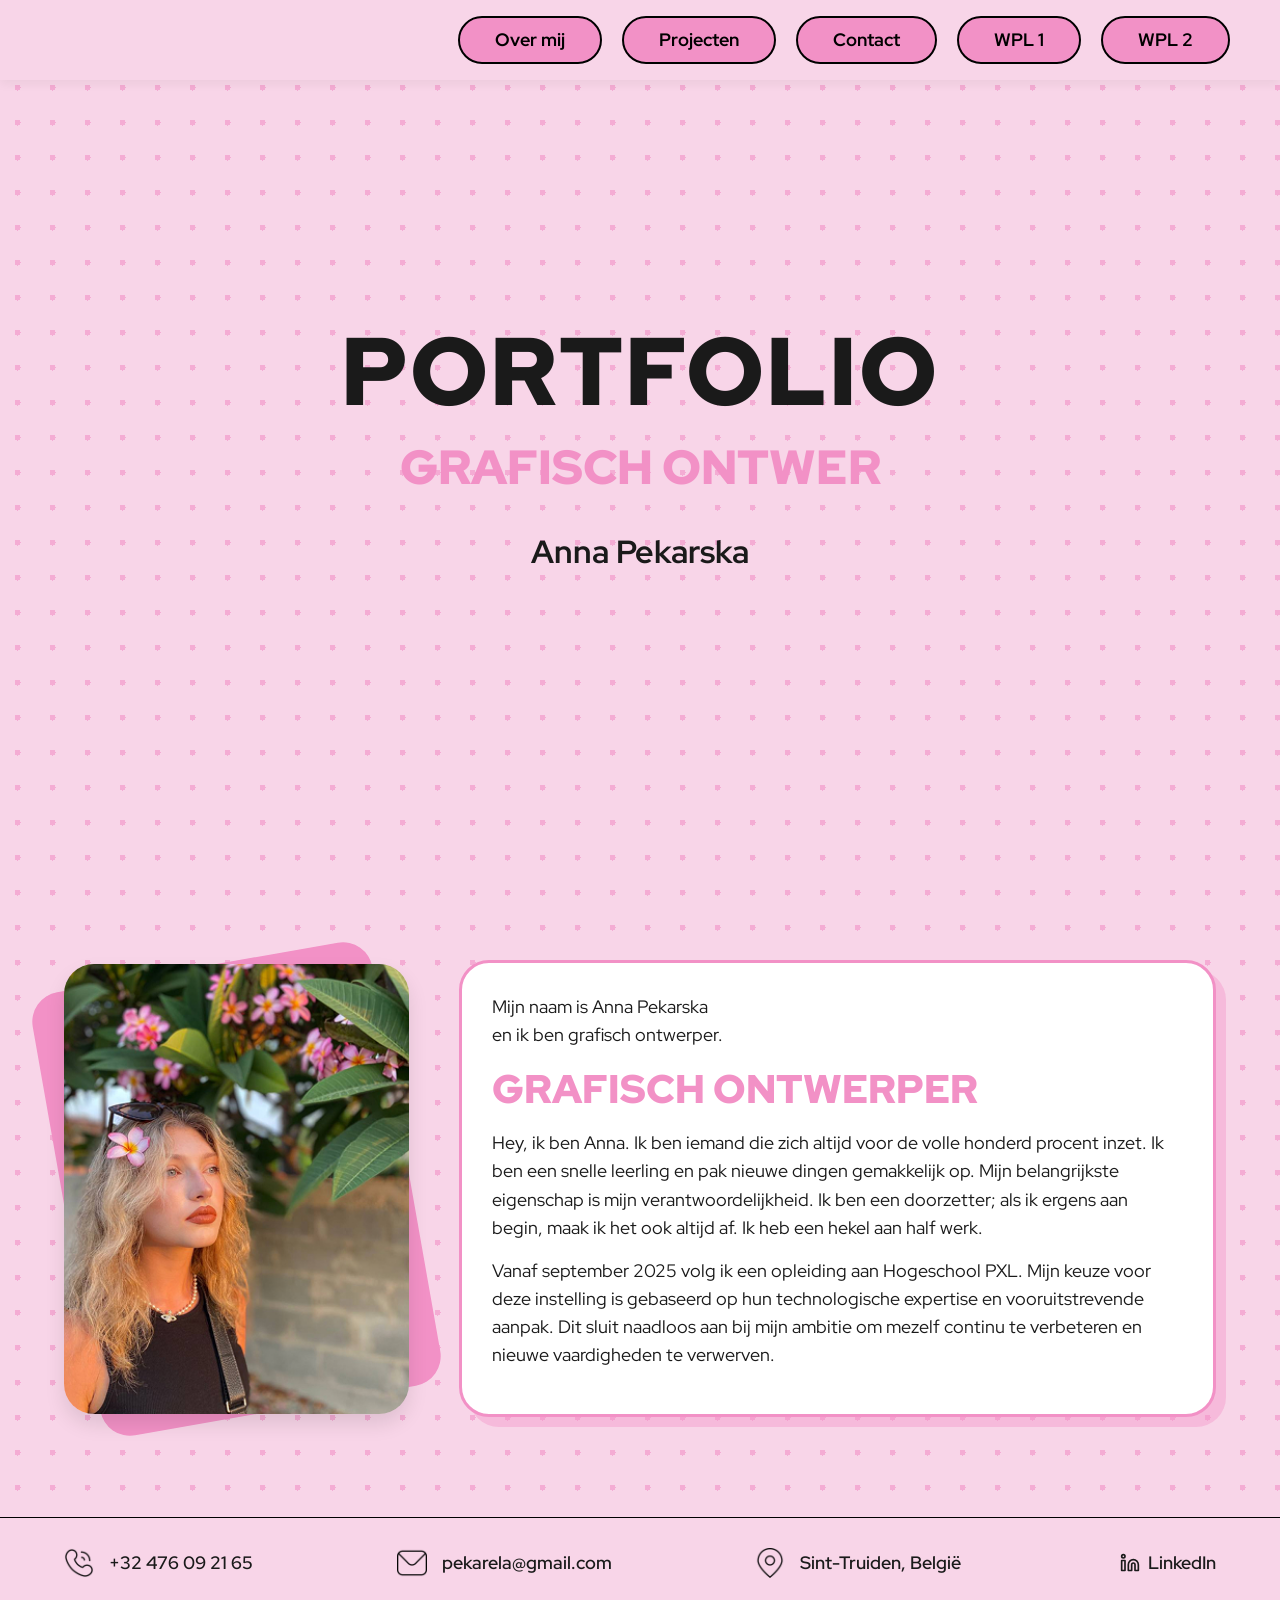
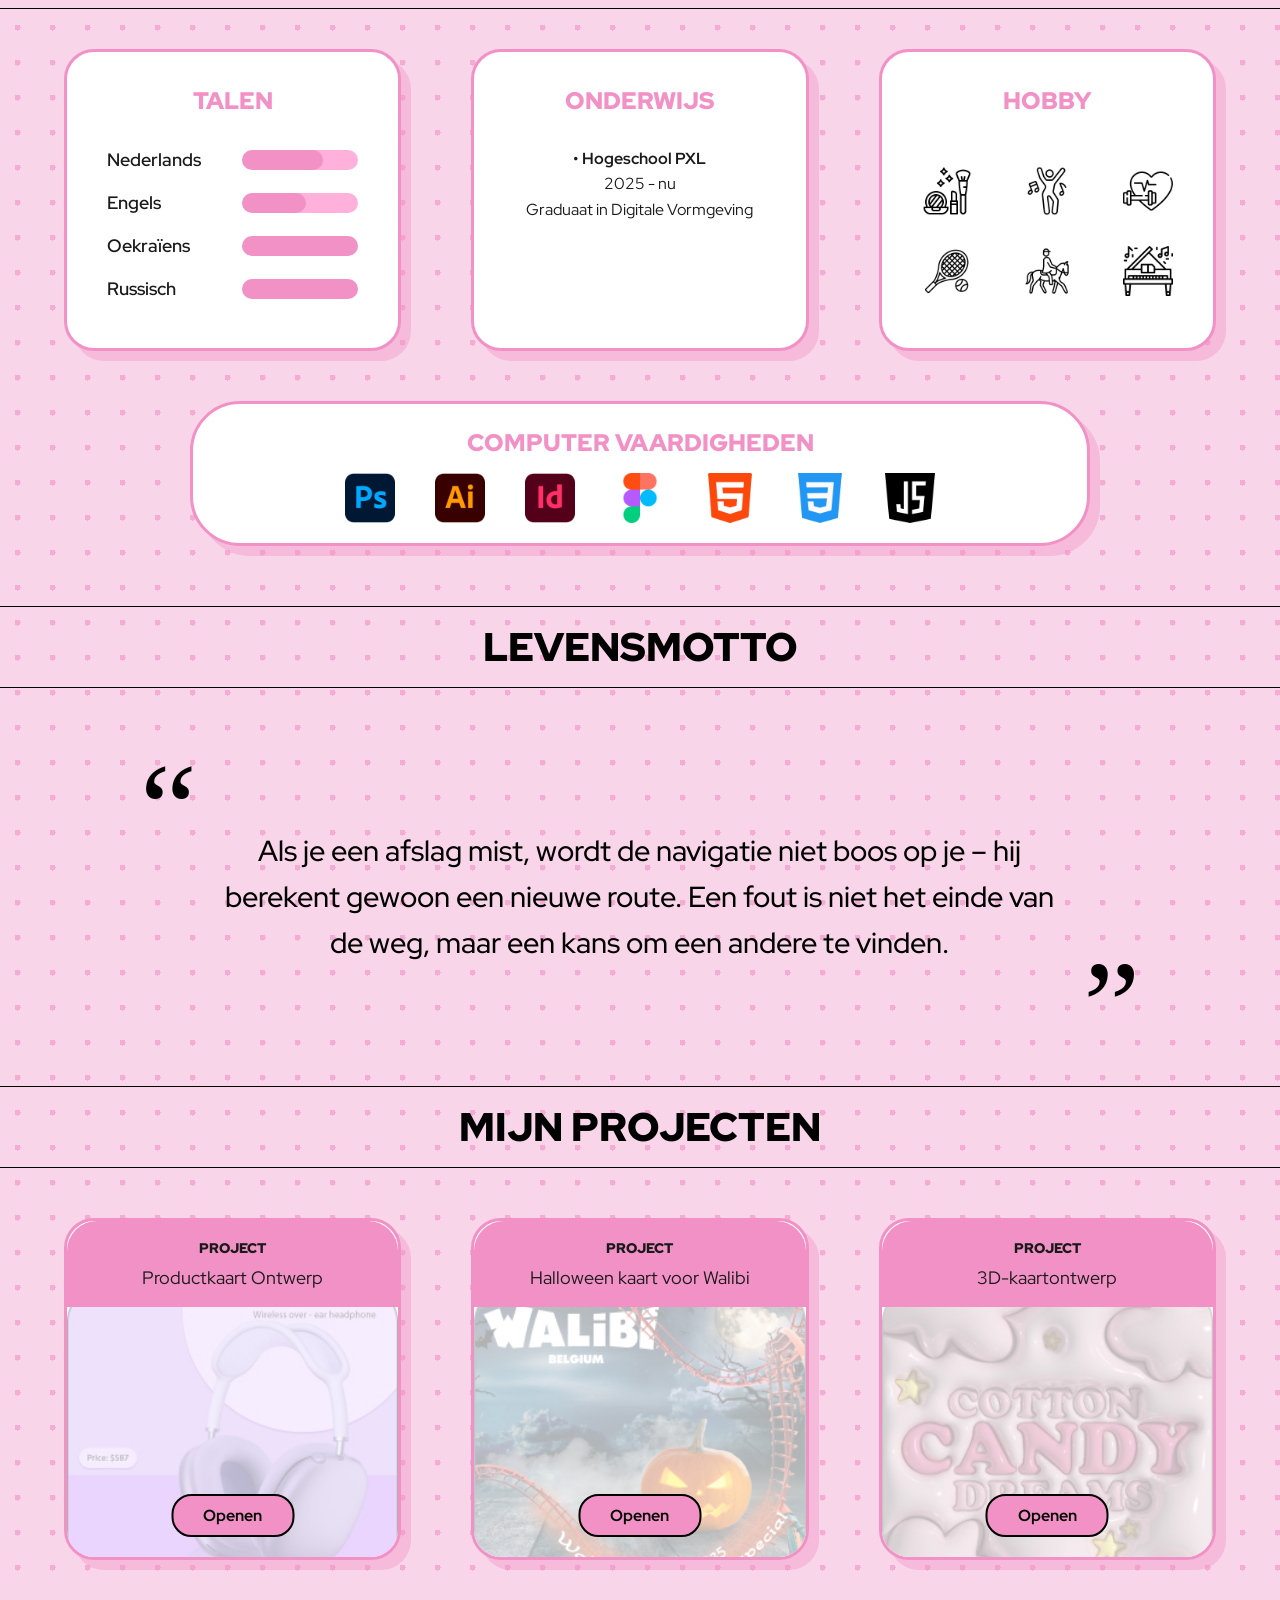
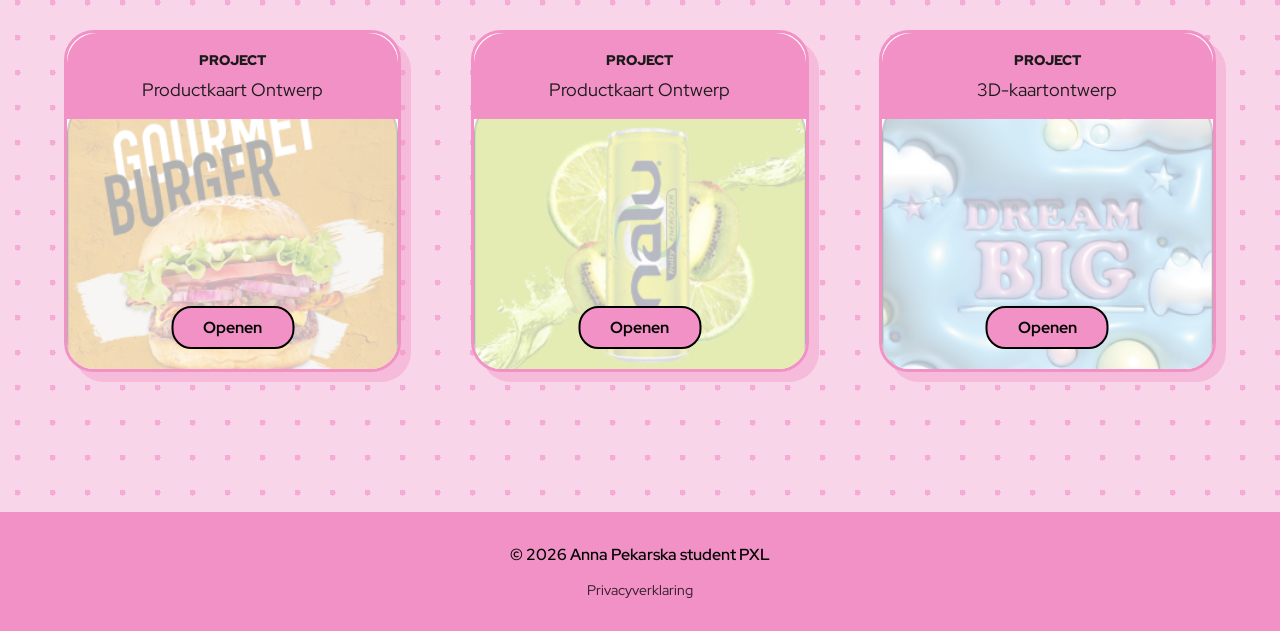
<file: index.html>
<!DOCTYPE html>
<html lang="nl">
<head>
    <meta charset="UTF-8">
    <meta name="viewport" content="width=device-width, initial-scale=1.0">
    <title>Portfolio Anna Pekarska</title>
    <link rel="stylesheet" href="style.css">
    <link href="https://fonts.googleapis.com/css2?family=Red+Hat+Display:wght@400;700;900&display=swap" rel="stylesheet">
</head>
<body>

<header class="hero">
    <nav class="top-menu">
        <a href="#about" class="menu-btn">Over mij</a>
        <a href="#projects" class="menu-btn">Projecten</a>
        <a href="#contact" class="menu-btn">Contact</a>
        <a href="portfolio/index.html" class="menu-btn">WPL 1</a>
        <a href="WPL2.html" class="menu-btn">WPL 2</a>
    </nav>

    <h1 class="main-title">PORTFOLIO</h1>
    <h2 class="job-title">GRAFISCH ONTWERPER</h2>
    <h3 class="my-name">Anna Pekarska</h3>
</header>

<main>
    <section class="about-section" id="about">
        <div class="container">

            <div class="photo-wrapper">
                <img src="images/mijn%20foto.jpg" alt="Foto van Anna Pekarska" class="about-photo">
            </div>

            <article class="about-text">
                <p>Mijn naam is Anna Pekarska <br> en ik ben grafisch ontwerper.</p>

                <h2 class="section-title">GRAFISCH ONTWERPER</h2>

                <p>
                    Hey, ik ben Anna. Ik ben iemand die zich altijd voor de volle honderd procent inzet. Ik ben een snelle leerling en pak nieuwe dingen gemakkelijk op. Mijn belangrijkste eigenschap is mijn verantwoordelijkheid. Ik ben een doorzetter; als ik ergens aan begin, maak ik het ook altijd af. Ik heb een hekel aan half werk.
                </p>

                <p>
                    Vanaf september 2025 volg ik een opleiding aan Hogeschool PXL. Mijn keuze voor deze instelling is gebaseerd op hun technologische expertise en vooruitstrevende aanpak. Dit sluit naadloos aan bij mijn ambitie om mezelf continu te verbeteren en nieuwe vaardigheden te verwerven.
                </p>
            </article>
        </div>
    </section>

    <address class="contact-bar" id="contact">
        <div class="container contact-flex">

            <div class="contact-item">
                <img src="images/GSM.svg" alt="Phone" class="contact-icon">
                <span>+32 476 09 21 65</span>
            </div>

            <div class="contact-item">
                <img src="images/email.svg" alt="Email" class="contact-icon">
                <a href="mailto:pekarela@gmail.com">pekarela@gmail.com</a>
            </div>

            <div class="contact-item">
                <img src="images/locatie.svg" alt="Location" class="contact-icon">
                <span>Sint-Truiden, België</span>
            </div>

            <div class="contact-item">
                <a href="https://www.linkedin.com/in/anna-pekarska-710a36243?utm_source=share_via&amp;utm_content=profile&amp;utm_medium=member_ios" target="_blank" rel="noopener noreferrer" class="linkedin-link">

                    <a href="https://www.linkedin.com/in/anna-pekarska-710a36243/" target="_blank" rel="noopener noreferrer" style="display: flex; align-items: center; gap: 8px; text-decoration: none; color: inherit;">

                        <svg xmlns="http://www.w3.org/2000/svg" width="20" height="20" viewBox="0 0 24 24" style="fill: none; stroke: currentColor; stroke-width: 2; stroke-linecap: round; stroke-linejoin: round;">
                            <path d="M16 8a6 6 0 0 1 6 6v7h-4v-7a2 2 0 0 0-2-2 2 2 0 0 0-2 2v7h-4v-7a6 6 0 0 1 6-6z"></path>
                            <rect x="2" y="9" width="4" height="12"></rect>
                            <circle cx="4" cy="4" r="2"></circle>
                        </svg>

                        <span>LinkedIn</span>

                    </a>
                </a>
            </div>

        </div>
    </address>

    <section class="info-section">
        <div class="container">

            <div class="cards-grid">

                <article class="card">
                    <h3>TALEN</h3>
                    <ul class="lang-list">
                        <li>
                            <span>Nederlands</span>
                            <div class="progress-bg"><div class="progress-fill" style="width: 70%"></div></div>
                        </li>
                        <li>
                            <span>Engels</span>
                            <div class="progress-bg"><div class="progress-fill" style="width: 55%"></div></div>
                        </li>
                        <li>
                            <span>Oekraïens</span>
                            <div class="progress-bg"><div class="progress-fill" style="width: 100%"></div></div>
                        </li>
                        <li>
                            <span>Russisch</span>
                            <div class="progress-bg"><div class="progress-fill" style="width: 100%"></div></div>
                        </li>
                    </ul>
                </article>

                <article class="card">
                    <h3>ONDERWIJS</h3>
                    <div class="edu-content">
                        <p><strong>• Hogeschool PXL</strong></p>
                        <p> 2025 - nu </p>
                        <p>Graduaat in Digitale Vormgeving</p>
                    </div>
                </article>

                <article class="card">
                    <h3>HOBBY</h3>
                    <div class="hobby-icons">
                        <img src="images/make-up.svg" alt="Makeup" class="hobby-icon">
                        <img src="images/dansen.svg" alt="Dans" class="hobby-icon">
                        <img src="images/sporten.svg" alt="Fitness" class="hobby-icon">
                        <img src="images/tennis.svg" alt="Tennis" class="hobby-icon">
                        <img src="images/paardrijden.svg" alt="Paardrijden" class="hobby-icon">
                        <img src="images/piano.svg" alt="Piano" class="hobby-icon">
                    </div>
                </article>
            </div>

            <div class="skills-bar">
                <h3>COMPUTER VAARDIGHEDEN</h3>
                <div class="skills-icons">
                    <img src="images/photoshop.svg" alt="Ps" class="skill-icon">
                    <img src="images/illustrator.svg" alt="Ai" class="skill-icon">
                    <img src="images/indesign.svg" alt="Id" class="skill-icon">
                    <img src="images/figma.svg" alt="Figma" class="skill-icon">
                    <img src="images/html.svg" alt="HTML" class="skill-icon">
                    <img src="images/css.svg" alt="CSS" class="skill-icon">
                    <img src="images/javascript.svg" alt="JS" class="skill-icon">
                </div>
            </div>

        </div>
    </section>

    <section class="motto-section">
        <div class="container">

            <div class="title-wrapper">
                <h2 class="section-title">LEVENSMOTTO</h2>
            </div>

            <div class="container">
                <div class="quote-container">
                    <span class="quote-mark quote-left">“</span>
                    <p class="quote-text">
                        Als je een afslag mist, wordt de navigatie niet boos op je – hij berekent gewoon een nieuwe route. Een fout is niet het einde van de weg, maar een kans om een andere te vinden.
                    </p>
                    <span class="quote-mark quote-right">”</span>
                </div>
            </div>
        </div>
    </section>

    <section class="projects-section" id="projects">
        <div class="container">

            <div class="title-wrapper">
                <h2 class="section-title">MIJN PROJECTEN</h2>
            </div>

            <div class="projects-grid">

                <article class="project-card">
                    <div class="card-header">
                        <span class="project-tag">Project</span>
                        <h3>Productkaart Ontwerp</h3>
                    </div>

                    <div class="card-image">
                        <img src="images/productkaart.jpg" alt="Productkaart">

                        <div class="project-info">
                            <p><strong>Vak:</strong> Mijn eigen project met gebruik van Photoshop</p>
                            <p><strong>Opdracht:</strong> Reclame poster maken</p>
                            <p class="description"> Ik leerde diepte creëren met realistische schaduwen.</p>
                        </div> <a href="files/Airpods%20Max.psd" target="_blank" class="btn-open">Openen</a>
                    </div> </article>

                <article class="project-card">
                    <div class="card-header">
                        <span class="project-tag">Project</span>
                        <h3>Halloween kaart voor Walibi</h3>
                    </div>
                    <div class="card-image">
                        <img src="images/walibi%20.jpg" alt="Halloween">
                        <a href="files/halloween%20voor%20walibi.png" target="_blank" class="btn-open">Openen</a>
                        <div class="project-info">
                            <p><strong>Vak:</strong> Graphic Skills (Photoshop)</p>
                            <p><strong>Opdracht:</strong> Event poster</p>
                            <p class="description">Griezelige sfeer creëren met dark manipulation.</p>
                        </div>
                    </div>
                </article>

                <article class="project-card">
                    <div class="card-header">
                        <span class="project-tag">Project</span>
                        <h3>3D-kaartontwerp</h3>
                    </div>
                    <div class="card-image">
                        <img src="images/3d-kaartontwerp.jpg" alt="Cotton Candy">
                        <a href="files/Candy.ai" target="_blank" class="btn-open">Openen</a>
                        <div class="project-info">
                            <p><strong>Vak:</strong> Mijn eigen project met gebruik van Illustrator</p>
                            <p><strong>Opdracht:</strong> 3D-kaartontwerp maken</p>
                            <p class="description">Leren werken met 3D-effecten in Illustrator.</p>
                        </div>
                    </div>
                </article>

                <article class="project-card">
                    <div class="card-header">
                        <span class="project-tag">Project</span>
                        <h3>Productkaart Ontwerp</h3>
                    </div>
                    <div class="card-image">
                        <img src="images/burger.jpg" alt="Burger">
                        <a href="files/Gourmet%20burger.psd" target="_blank" class="btn-open">Openen</a>
                        <div class="project-info">
                            <p><strong>Vak:</strong> Graphic Skills (Photoshop)</p>
                            <p><strong>Opdracht:</strong> Poster voor burger maken</p>
                            <p class="description"> Focus op typografie en food-styling.</p>
                        </div>
                    </div>
                </article>

                <article class="project-card">
                    <div class="card-header">
                        <span class="project-tag">Project</span>
                        <h3>Productkaart Ontwerp</h3>
                    </div>
                    <div class="card-image">
                        <img src="images/nalu.jpg" alt="Nalu Drink">
                        <a href="files/NALU.psd" target="_blank" class="btn-open">Openen</a>
                        <div class="project-info">
                            <p><strong>Vak:</strong> Graphic Skills (Photoshop)</p>
                            <p><strong>Opdracht:</strong> Productreclame</p>
                            <p class="description">Frisse kleuren en compositie voor energiedrank.</p>
                        </div>
                    </div>
                </article>

                <article class="project-card">
                    <div class="card-header">
                        <span class="project-tag">Project</span>
                        <h3>3D-kaartontwerp</h3>
                    </div>
                    <div class="card-image">
                        <img src="images/dream%20big.jpg" alt="Dream Big">
                        <a href="files/dream%20big.ai" target="_blank" class="btn-open">Openen</a>
                        <div class="project-info">
                            <p><strong>Vak:</strong> Mijn eigen project met gebruik van Illustrator</p>
                            <p><strong>Opdracht:</strong> 3D-kaartontwerp maken</p>
                            <p class="description">Experimenteren met 3D en licht.</p>
                        </div>
                    </div>
                </article>

            </div>
        </div>
    </section>
</main>

<footer>
    <div class="container footer-content">
        <p>&copy; 2026 Anna Pekarska student PXL</p>
        <a href="privacy.txt" target="_blank" class="privacy-link">Privacyverklaring</a>
    </div>
</footer>

<script src="script.js"></script>
</body>
</html>
</file>
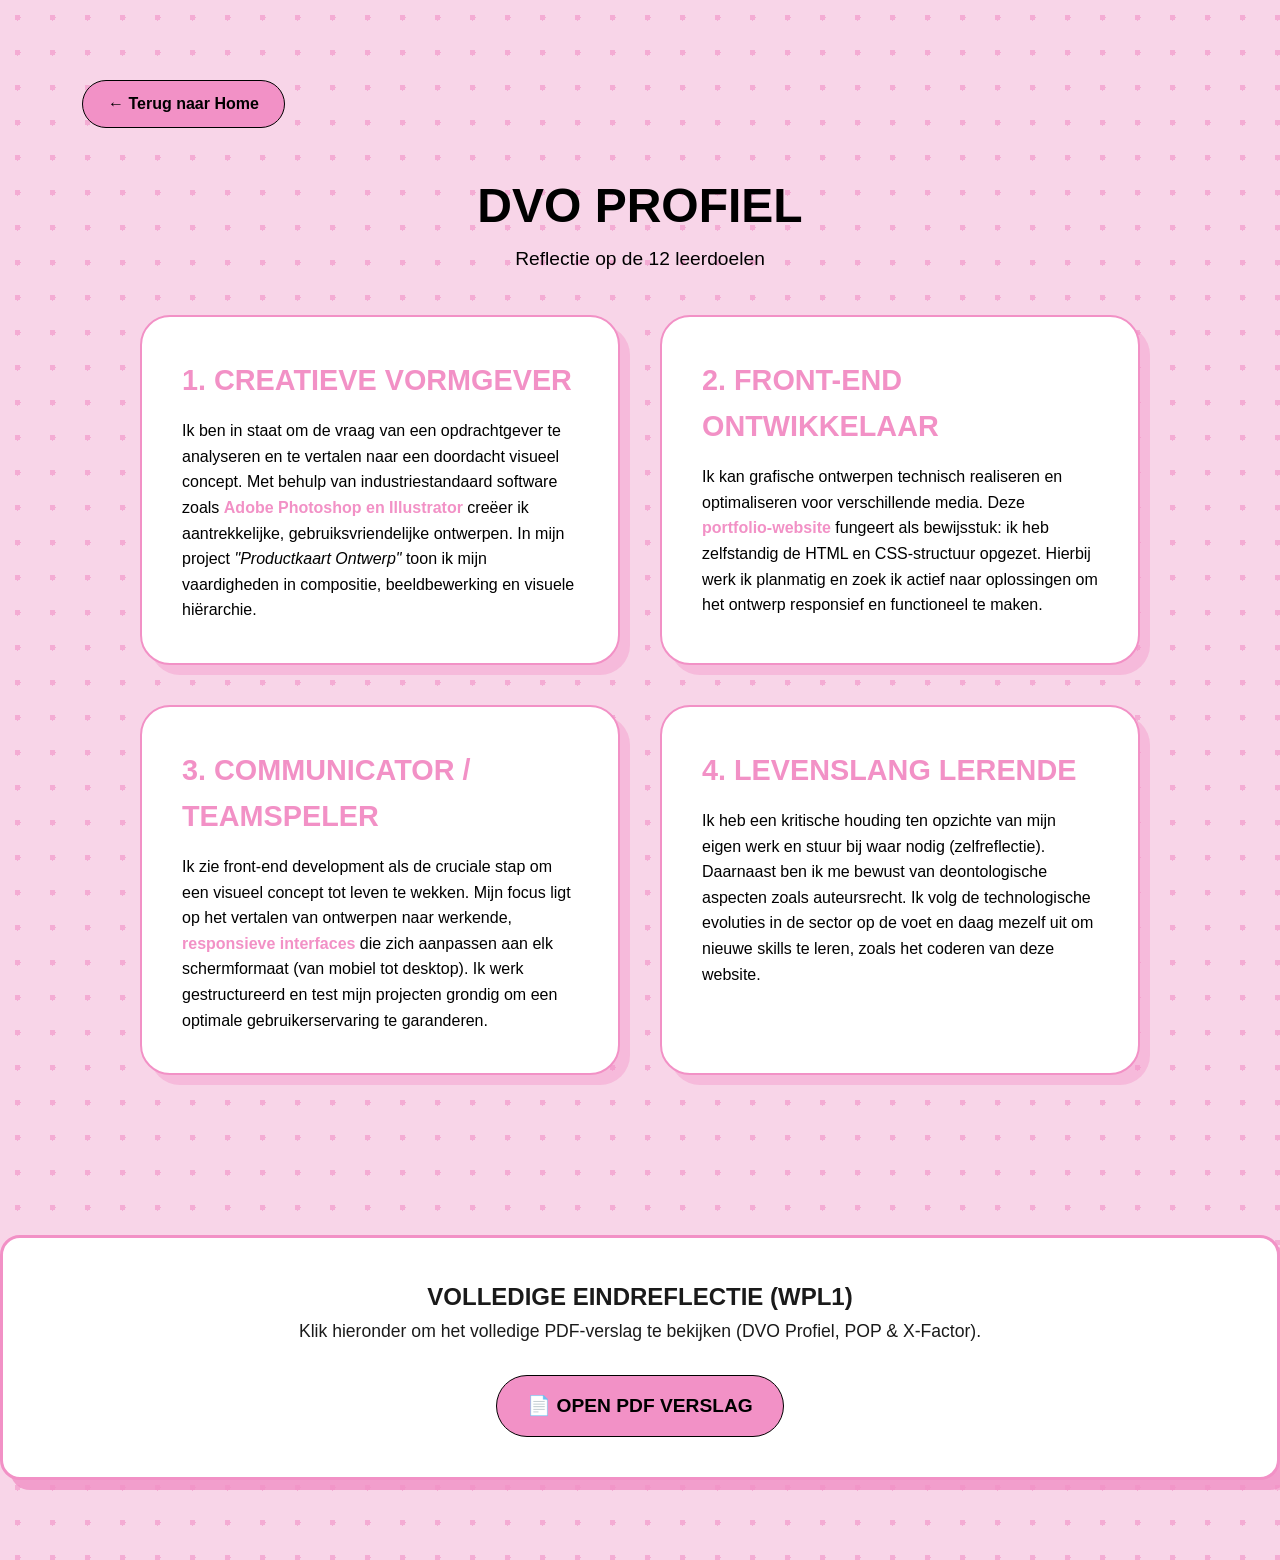
<file: portfolio/index.html>
<!DOCTYPE html>
<html lang="nl">
<head>
    <meta charset="UTF-8">
    <meta name="viewport" content="width=device-width, initial-scale=1.0">
    <title>WPL 1 - Anna Pekarska</title>

    <link rel="stylesheet" href="../style.css">

</head>
<body>

<section class="dvo-section">
    <div class="container">
        <a href="../index.html" class="back-btn">← Terug naar Home</a>
        <div class="title-wrapper" style="border: none; padding: 0; margin-bottom: 40px; background: none;">
            <h1 style="font-size: 3rem; font-weight: 900; text-transform: uppercase;">DVO Profiel</h1>
            <p style="font-size: 1.2rem;">Reflectie op de 12 leerdoelen</p>
        </div>
        <div class="dvo-grid">
            <div class="dvo-card">
                <h2>1. Creatieve Vormgever</h2>
                <div class="dvo-text">
                    <p>
                        Ik ben in staat om de vraag van een opdrachtgever te analyseren en te vertalen naar een doordacht visueel concept.
                        Met behulp van industriestandaard software zoals <strong>Adobe Photoshop en Illustrator</strong> creëer ik aantrekkelijke, gebruiksvriendelijke ontwerpen.
                        In mijn project <em>"Productkaart Ontwerp" </em> toon ik mijn vaardigheden in compositie, beeldbewerking en visuele hiërarchie.
                    </p>
                </div>
            </div>

            <div class="dvo-card">
                <h2>2. Front-End Ontwikkelaar</h2>
                <div class="dvo-text">
                    <p>
                        Ik kan grafische ontwerpen technisch realiseren en optimaliseren voor verschillende media.
                        Deze <strong>portfolio-website</strong> fungeert als bewijsstuk: ik heb zelfstandig de HTML en CSS-structuur opgezet.
                        Hierbij werk ik planmatig en zoek ik actief naar oplossingen om het ontwerp responsief en functioneel te maken.
                    </p>
                </div>
            </div>

            <div class="dvo-card">
                <h2>3. Communicator / Teamspeler</h2>
                <div class="dvo-text">
                    <p>
                        Ik zie front-end development als de cruciale stap om een visueel concept tot leven te wekken.
                        Mijn focus ligt op het vertalen van ontwerpen naar werkende, <strong>responsieve interfaces</strong> die zich aanpassen aan elk schermformaat (van mobiel tot desktop).
                        Ik werk gestructureerd en test mijn projecten grondig om een optimale gebruikerservaring te garanderen.
                    </p>
                </div>
            </div>

            <div class="dvo-card">
                <h2>4. Levenslang Lerende</h2>
                <div class="dvo-text">
                    <p>
                        Ik heb een kritische houding ten opzichte van mijn eigen werk en stuur bij waar nodig (zelfreflectie).
                        Daarnaast ben ik me bewust van deontologische aspecten zoals auteursrecht.
                        Ik volg de technologische evoluties in de sector op de voet en daag mezelf uit om nieuwe skills te leren, zoals het coderen van deze website.
                    </p>
                </div>
            </div>

        </div>
    </div>
</section>

<div class="pdf-card">
    <h2>Volledige Eindreflectie (WPL1)</h2>
    <p>Klik hieronder om het volledige PDF-verslag te bekijken (DVO Profiel, POP & X-Factor).</p>

    <a href="Eindreflectie.pdf" target="_blank" class="pdf-btn">
        📄 OPEN PDF VERSLAG
    </a>
</div>


</body>
</html>
</file>
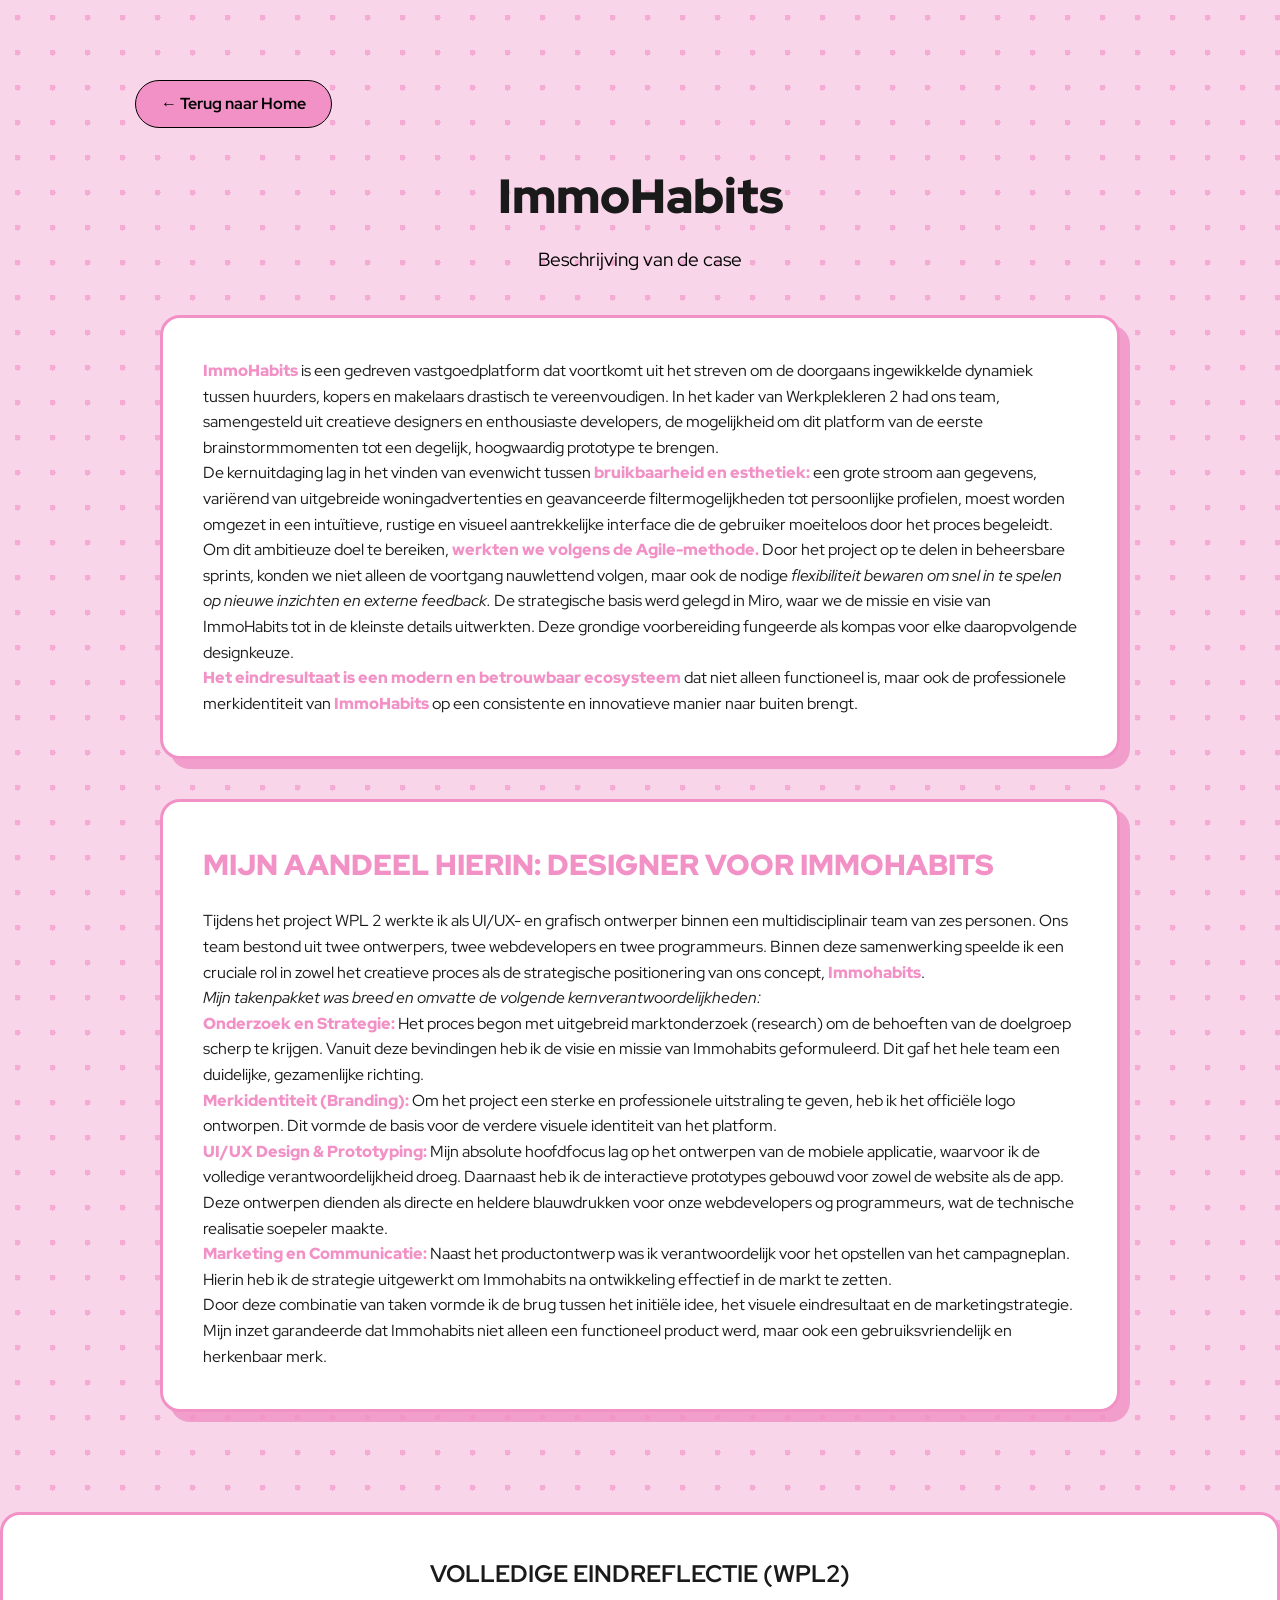
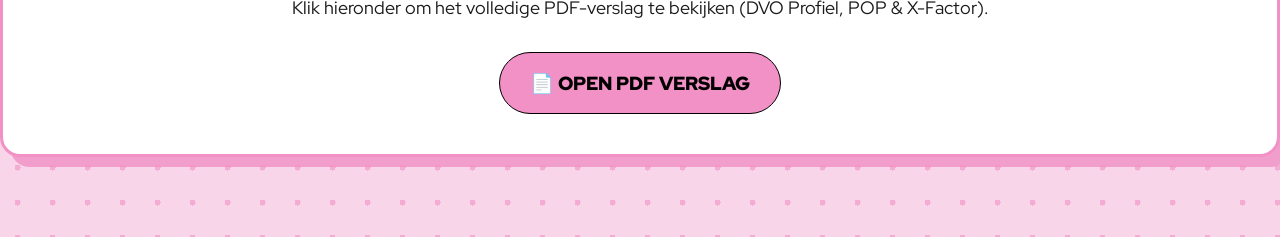
<file: WPL2.html>
<!DOCTYPE html>
<html lang="en">
<head>
    <meta charset="UTF-8">
    <meta name="viewport" content="width=device-width, initial-scale=1.0">
    <title>WPL 2</title>
    <link rel="stylesheet" href="style.css">

    <link rel="preconnect" href="https://fonts.googleapis.com">
    <link rel="preconnect" href="https://fonts.gstatic.com" crossorigin>
    <link href="https://fonts.googleapis.com/css2?family=Red+Hat+Display:wght@400;500;700;900&display=swap" rel="stylesheet">
</head>
<body>
<a href="index.html" class="back-btn wpl-back">← Terug naar Home</a>
<div class="page-container">
    <div class="page-header">
        <h1>ImmoHabits</h1>
        <p>Beschrijving van de case</p>
    </div>

    <div class="card-container">
        <div class="white-card">
            <p><strong>ImmoHabits</strong> is een gedreven vastgoedplatform dat voortkomt uit het streven om de doorgaans ingewikkelde dynamiek tussen huurders, kopers en makelaars drastisch te vereenvoudigen. In het kader van Werkplekleren 2 had ons team, samengesteld uit creatieve designers en enthousiaste developers, de mogelijkheid om dit platform van de eerste brainstormmomenten tot een degelijk, hoogwaardig prototype te brengen.</p>

            <p>De kernuitdaging lag in het vinden van evenwicht tussen <strong>bruikbaarheid en esthetiek:</strong> een grote stroom aan gegevens, variërend van uitgebreide woningadvertenties en geavanceerde filtermogelijkheden tot persoonlijke profielen, moest worden omgezet in een intuïtieve, rustige en visueel aantrekkelijke interface die de gebruiker moeiteloos door het proces begeleidt.</p>

            <p>Om dit ambitieuze doel te bereiken, <strong>werkten we volgens de Agile-methode.</strong> Door het project op te delen in beheersbare sprints, konden we niet alleen de voortgang nauwlettend volgen, maar ook de nodige <em>flexibiliteit bewaren om snel in te spelen op nieuwe inzichten en externe feedback.</em>
                De strategische basis werd gelegd in Miro, waar we de missie en visie van ImmoHabits tot in de kleinste details uitwerkten. Deze grondige voorbereiding fungeerde als kompas voor elke daaropvolgende designkeuze.</p>

            <p><strong>Het eindresultaat is een modern en betrouwbaar ecosysteem</strong> dat niet alleen functioneel is, maar ook de professionele merkidentiteit van <strong>ImmoHabits</strong> op een consistente en innovatieve manier naar buiten brengt.</p>
    </div>
        <div class="white-card new-card-margin">

            <h2>Mijn aandeel hierin: Designer voor Immohabits</h2>

            <p>Tijdens het project WPL 2 werkte ik als UI/UX- en grafisch ontwerper binnen een multidisciplinair team van zes personen. Ons team bestond uit twee ontwerpers, twee webdevelopers en twee programmeurs. Binnen deze samenwerking speelde ik een cruciale rol in zowel het creatieve proces als de strategische positionering van ons concept, <strong>Immohabits</strong>.</p>

            <p><em>Mijn takenpakket was breed en omvatte de volgende kernverantwoordelijkheden:</em></p>

            <p><strong>Onderzoek en Strategie:</strong> Het proces begon met uitgebreid marktonderzoek (research) om de behoeften van de doelgroep scherp te krijgen. Vanuit deze bevindingen heb ik de visie en missie van Immohabits geformuleerd. Dit gaf het hele team een duidelijke, gezamenlijke richting.</p>

            <p><strong>Merkidentiteit (Branding):</strong> Om het project een sterke en professionele uitstraling te geven, heb ik het officiële logo ontworpen. Dit vormde de basis voor de verdere visuele identiteit van het platform.</p>

            <p><strong>UI/UX Design & Prototyping:</strong> Mijn absolute hoofdfocus lag op het ontwerpen van de mobiele applicatie, waarvoor ik de volledige verantwoordelijkheid droeg. Daarnaast heb ik de interactieve prototypes gebouwd voor zowel de website als de app. Deze ontwerpen dienden als directe en heldere blauwdrukken voor onze webdevelopers og programmeurs, wat de technische realisatie soepeler maakte.</p>

            <p><strong>Marketing en Communicatie:</strong> Naast het productontwerp was ik verantwoordelijk voor het opstellen van het campagneplan. Hierin heb ik de strategie uitgewerkt om Immohabits na ontwikkeling effectief in de markt te zetten.</p>

            <p>Door deze combinatie van taken vormde ik de brug tussen het initiële idee, het visuele eindresultaat en de marketingstrategie. Mijn inzet garandeerde dat Immohabits niet alleen een functioneel product werd, maar ook een gebruiksvriendelijk en herkenbaar merk.</p>

        </div>
    </div>
</div>
<div class="pdf-card">
    <h2>Volledige Eindreflectie (WPL2)</h2>
    <p>Klik hieronder om het volledige PDF-verslag te bekijken (DVO Profiel, POP & X-Factor).</p>

    <a href="Anna_Pekarska_Eindreflectie_WPL2.pdf" target="_blank" class="pdf-btn">
        📄 OPEN PDF VERSLAG
    </a>
</div>

</body>
</html>
</file>
<file: style.css>
* {
    margin: 0;
    padding: 0;
    box-sizing: border-box;
}

body {
    background-color: #F8D5E8;
    background-image: radial-gradient(rgba(242, 145, 198, 0.6) 3px, transparent 3px);
    background-size: 35px 35px;
    font-family: 'Red Hat Display', sans-serif;
    color: #1a1a1a;
    line-height: 1.6;
}

img {
    max-width: 100%;
    display: block;
}

a {
    text-decoration: none;
    color: inherit;
}


.container {
    width: 90%;
    max-width: 1200px;
    margin: 0 auto;
}


.hero {
    height: 100vh;
    display: flex;
    flex-direction: column;
    justify-content: center;
    align-items: center;
    text-align: center;
    padding: 20px;
}

.main-title {
    font-size: clamp(3rem, 8vw, 6rem);
    font-weight: 900;
    letter-spacing: 2px;
    line-height: 1;
    margin-bottom: 10px;
}

.job-title {
    font-size: clamp(1.5rem, 4vw, 3rem);
    color: #F291C6;
    font-weight: 900;
    text-transform: uppercase;
    margin-bottom: 20px;
}

.my-name {
    font-size: 2rem;
    font-weight: 700;
}

.about-section {
    padding: 60px 0;
    position: relative !important;
    z-index: 1;
}

.about-section .container {
    display: flex;
    align-items: center;
    gap: 50px;
}

.photo-wrapper {
    flex: 1;
}

.photo-wrapper {
    position: relative;
    width: 350px;
    height: 450px;
    z-index: 1;
}

.photo-wrapper::before {
    content: "";
    position: absolute;
    top: 0;
    left: 0;
    width: 100%;
    height: 100%;
    background-color: #F291C6;
    border-radius: 30px;
    transform: rotate(-10deg);
    z-index: -1;
}

.about-photo {
    width: 350px;
    height: 450px;
    object-fit: cover;
    border-radius: 30px;
    box-shadow: 0 10px 20px rgba(0,0,0,0.1);
}

.about-text {
    flex: 2;
    background-color: #FFFFFF !important;
    border: 3px solid #F291C6 !important;
    box-shadow: 10px 10px 0 rgba(242, 145, 198, 0.4) !important;
    padding: 30px;
    border-radius: 30px;
}

.section-title {
    font-size: 2.5rem;
    font-weight: 900;
    color: #F291C6;
    text-transform: uppercase;
    margin: 20px 0;
    line-height: 1;
}

.about-text p {
    margin-bottom: 15px;
    font-size: 1.1rem;
}


.contact-bar {
    background-color: #F8D5E8;
    border-top: 1px solid #000;
    border-bottom: 1px solid #000;
    padding: 30px 0;
    margin: 40px 0;
    font-style: normal;
}

.contact-flex {
    display: flex;
    justify-content: space-between;
    align-items: center;
    flex-wrap: wrap;
    gap: 20px;
}

.contact-item {
    display: flex;
    align-items: center;
    gap: 15px;
    font-weight: 600;
    font-size: 1.1rem;
}

.contact-icon {
    width: 30px;
    height: auto;
}


.info-section {
    padding-bottom: 60px;
}

.cards-grid {
    display: grid;
    grid-template-columns: repeat(3, 1fr);
    gap: 70px;
    margin-bottom: 50px;
}

.card {
    background-color: #FFFFFF !important;
    border: 3px solid #F291C6 !important;
    box-shadow: 10px 10px 0 rgba(242, 145, 198, 0.4) !important;
    border-radius: 30px;
    padding: 30px;
    text-align: center;
    display: flex;
    flex-direction: column;
}

.card h3 {
    color: #F291C6 !important;
    font-size: 1.5rem;
    font-weight: 900;
    margin-bottom: 25px;
}


.lang-list {
    list-style: none;
    width: 100%;
    padding: 0 10px;
}

.lang-list li {
    display: grid;
    grid-template-columns: 120px 1fr;
    align-items: center;
    gap: 15px;
    margin-bottom: 15px;
    text-align: left;
}

.lang-list span {
    font-size: 1.1rem;
    font-weight: 600;
}


.progress-bg {
    width: 100%;
    height: 20px;
    background-color: #FFB1DC;
    border-radius: 20px;
    overflow: hidden;
}

.progress-fill {
    height: 100%;
    background-color: #F291C6;
    border-radius: 20px;
}

.hobby-icons {
    display: grid;
    grid-template-columns: repeat(3, 1fr);
    gap: 30px;
    justify-items: center;
    align-items: center;
    margin-top: 20px;
}

.hobby-icon {
    width: 50px;
    height: auto;
    transition: transform 0.3s;
}

.hobby-icon:hover {
    transform: scale(1.2);
}

.skills-bar {
    border-radius: 50px;
    background-color: #FFFFFF !important;
    border: 3px solid #F291C6 !important;
    box-shadow: 10px 10px 0 rgba(242, 145, 198, 0.4) !important;
    padding: 20px 40px;
    text-align: center;
    max-width: 900px;
    margin: 50px auto 0 auto;
}

.skills-bar h3 {
    color: #F291C6 !important;
    font-size: 1.5rem;
    font-weight: 900;
    margin-bottom: 10px;
}

.skills-icons {
    display: flex;
    justify-content: center;
    align-items: center;
    gap: 40px;
    flex-wrap: wrap;
}

.skill-icon {
    height: 50px;
    width: auto;
    object-fit: contain;
    transition: transform 0.3s;
}

.skill-icon:hover {
    transform: scale(1.2);
}

.projects-section {
    padding-bottom: 80px;
}

.title-wrapper {
    color: #000000 !important;
    width: 100vw;
    margin-left: calc(50% - 50vw);
    margin-right: calc(50% - 50vw);
    border-top: 1px solid #000;
    border-bottom: 1px solid #000;
    padding: 20px 0;
    text-align: center;
    margin-bottom: 50px;
}

.title-wrapper h2,
.title-wrapper h3 {
    color: #000000 !important;
}

.projects-grid {
    display: grid;
    grid-template-columns: repeat(3, 1fr);
    gap: 70px;
}

.project-card {
    border-radius: 30px;
    overflow: hidden;
    position: relative;
    background-color: #FFFFFF;
    box-shadow: 10px 10px 0 rgba(242, 145, 198, 0.4) !important;
    border: 3px solid #F291C6 !important;
    transform: translateZ(0);
    transition: all 0.3s ease;
}

.project-card:hover {
    box-shadow: inset 0 0 0 5px #F291C6;
    transform: translateY(-5px);
    cursor: pointer;
}

.card-header {
    background-color: #F291C6;
    padding: 15px;
    text-align: center;
    border-top-left-radius: 30px;
    border-top-right-radius: 30px;
}

.project-tag {
    font-size: 0.9rem;
    font-weight: 900;
    text-transform: uppercase;
    display: block;
    margin-bottom: 5px;
}

.card-header h3 {
    font-size: 1.1rem;
    font-weight: 400;
    margin: 0;
}

.card-image {
    position: relative;
    height: 250px;
    overflow: hidden;
    display: flex;
}

.card-image img {
    width: 100%;
    height: 100%;
    object-fit: cover;
    display: block;
    margin: 0;
    transition: transform 0.5s ease;
}

.btn-open {
    position: absolute;
    bottom: 20px;
    left: 50%;
    transform: translateX(-50%);
    background-color: #F291C6;
    color: #000000 !important;
    border: 2px solid #000000 !important;
    padding: 7px 30px;
    border-radius: 20px;
    font-weight: 700;
    text-decoration: none;
    white-space: nowrap;
    transition: all 0.2s;
    z-index: 100;
}

.card-image:hover .btn-open {
    background-color: #FBE6F1 !important;
    color: #000000 !important;
    transform: translateX(-50%) scale(1.05);
}

.btn-open:active {
    background-color: #FFFFFF !important;
    color: #000000 !important;
    transform: translateX(-50%) scale(0.98);
}

.btn-open:focus {
    outline: none;
}

.btn-open:hover {
    background-color: #F291C6 !important;
    color: #000000 !important;
    box-shadow: none;
    cursor: pointer;
}

@media (max-width: 900px) {
    .projects-grid {
        grid-template-columns: 1fr;
        max-width: 400px;
        margin: 0 auto;
    }
}
footer {
    background-color: #F291C6;
    padding: 30px 0;
    margin-top: 60px;
    text-align: center;
}

.footer-content {
    display: flex;
    flex-direction: column;
    align-items: center;
    gap: 10px;
}

.footer-content p {
    margin: 0;
    color: #000000;
    font-weight: 600;
    font-size: 1rem;
}

.privacy-link {
    color: #000000;
    font-size: 0.9rem;
    text-decoration: none;
    opacity: 0.8;
}

.privacy-link:hover {
    text-decoration: underline;
    opacity: 1;
}

.top-menu {
    position: fixed;
    top: 0;
    left: 0;
    width: 100%;
    height: 80px;
    background-color: #F8D5E8;
    display: flex;
    justify-content: flex-end;
    align-items: center;
    padding-right: 50px;
    gap: 20px;
    z-index: 1000;
    box-shadow: 0 4px 10px rgba(0,0,0,0.05);
}

.menu-btn {
    background-color: #F291C6;
    color: #000000;
    border: 2px solid #000000 !important;
    padding: 8px 35px;
    border-radius: 50px;
    text-decoration: none;
    font-weight: 700;
    font-size: 1.1rem;
    transition: transform 0.2s;
}

.menu-btn:hover {
    transform: scale(1.05);
    background-color: #FFFFFF !important;
    cursor: pointer;
}

@media (max-width: 900px) {
    .top-menu {
        position: static;
        margin-bottom: 20px;
        justify-content: center;
        flex-wrap: wrap;
    }
}

@media (max-width: 1024px) {
    .projects-grid,
    .cards-grid {
        grid-template-columns: repeat(2, 1fr);
    }

    .about-section .container {
        gap: 30px;
    }
}

@media (max-width: 768px) {

    .top-menu {
        position: static;
        flex-direction: column;
        align-items: center;
        margin-bottom: 30px;
        padding-top: 20px;
    }

    .menu-btn {
        width: 100%;
        text-align: center;
        margin-bottom: 10px;
        padding: 10px 20px;
    }

    .hero {
        height: auto;
        padding: 100px 20px;
    }

    .main-title {
        font-size: 3rem;
    }

    .about-section .container {
        flex-direction: column;
        text-align: center;
    }

    .photo-wrapper {
        margin-bottom: 20px;
    }

    .about-photo {
        width: 100%;
        height: auto;
        max-width: 350px;
    }

    .contact-flex {
        flex-direction: column;
        gap: 15px;
    }

    .projects-grid,
    .cards-grid,
    .hobby-icons {
        grid-template-columns: 1fr;
        width: 100%;
    }

    .hobby-icons {
        grid-template-columns: repeat(3, 1fr);
    }

    .title-wrapper {
        width: 100%;
        margin-left: 0;
        margin-right: 0;
        border-left: none;
        border-right: none;
    }
}

.project-info {
    position: absolute;
    top: -2px;
    left: -2px;
    width: calc(100% + 4px);
    height: calc(100% + 4px);
    background-color: #F291C6;
    color: #000;
    display: flex;
    flex-direction: column;
    justify-content: center;
    align-items: center;
    text-align: center;
    padding: 20px 30px;
    opacity: 0;
    transition: opacity 0.3s ease;
    z-index: 40;
}

.project-info p {
    margin-bottom: 5px;
    font-size: 1rem;
    line-height: 1.4;
}

.project-info strong {
    font-weight: 900;
    text-transform: uppercase;
}

.project-info .description {
    font-size: 0.9rem;
    margin-top: 10px;
    font-style: italic;
}

.card-image:hover .project-info {
    opacity: 1;
}

.motto-section {
    padding-bottom: 100px;
    text-align: center;
}

.title-wrapper .section-title {
    color: #000000 !important;
    margin: 0;
}

.quote-container {
    position: relative;
    max-width: 1000px;
    margin: 120px auto 0 auto;
    padding: 20px 80px;
}

.quote-text {
    font-size: 1.8rem;
    line-height: 1.6;
    font-weight: 500;
    color: #000;
}


.quote-mark {
    position: absolute;
    font-size: 8rem;
    line-height: 0;
    color: #000;
    font-family: serif;
    height: 40px;
}

.quote-left {
    top: 0;
    left: 0;
}

.quote-right {
    bottom: -60px;
    right: 0;
}

html {
    scroll-behavior: smooth;
}

#contact {
    scroll-margin-top: 120px;
}

@media (max-width: 768px) {

    .top-menu {
        position: static !important;
        height: auto !important;
        display: flex !important;
        flex-direction: row !important;
        flex-wrap: nowrap !important;
        justify-content: center !important;
        align-items: center !important;
        padding: 15px 5px !important;
        gap: 8px !important;
        margin-bottom: 20px;
    }

    .menu-btn {
        font-size: 13px !important;
        padding: 8px 12px !important;
        width: auto !important;
        margin: 0 !important;
        white-space: nowrap !important;
        flex-shrink: 1 !important;
    }

    .main-title {
        font-size: 2.8rem !important;
    }
}

.dvo-section {
    padding: 80px 20px;
    min-height: 100vh;
}

.back-btn {
    display: inline-block;
    background-color: #F291C6;
    color: #000;
    padding: 10px 25px;
    border-radius: 50px;
    font-weight: 700;
    text-decoration: none;
    margin-bottom: 40px;
    border: 1px solid #000;
    transition: transform 0.2s;
}

.back-btn:hover {
    transform: scale(1.05);
    background-color: #fff;
    cursor: pointer;
}

.dvo-grid {
    display: grid;
    grid-template-columns: repeat(2, 1fr);
    gap: 40px;
    max-width: 1000px;
    margin: 0 auto;
}

.dvo-card {
    background-color: #FFFFFF;
    padding: 40px;
    border-radius: 30px;
    border: 2px solid #F291C6;
    box-shadow: 10px 10px 0 rgba(242, 145, 198, 0.4);
}

.dvo-card h2 {
    font-size: 1.8rem;
    color: #F291C6;
    text-transform: uppercase;
    font-weight: 900;
    margin-bottom: 15px;
}

.dvo-text {
    font-size: 1rem;
    line-height: 1.6;
    color: #000;
}

.dvo-text strong {
    color: #F291C6;
    font-weight: 900;
}

@media (max-width: 768px) {
    .dvo-grid {
        grid-template-columns: 1fr;
    }
}

.reveal {
    opacity: 0;
    transform: translateY(50px);
    transition: all 0.8s ease-out;
}

.reveal.active {
    opacity: 1;
    transform: translateY(0);
}

.pdf-container {
    text-align: center;
    margin: 60px auto;
    padding: 20px;
    max-width: 600px;
}

.pdf-container h2 {
    text-transform: uppercase;
    font-weight: 900;
    margin-bottom: 10px;
}

.pdf-card {
    text-align: center;
    margin: 80px 0;
    padding: 40px;
    background: #fff;
    border: 3px solid #F291C6;
    border-radius: 20px;
    box-shadow: 10px 10px 0 rgba(242, 145, 198, 0.8);
}

.pdf-card h2 {
    text-transform: uppercase;
    margin-top: 0;
}

.pdf-card p {
    margin-bottom: 30px;
    font-size: 1.1rem;
}

.pdf-btn {
    background-color: #F291C6;
    color: #000000;
    padding: 15px 30px;
    font-size: 1.2rem;
    font-weight: 900;
    text-decoration: none;
    border: 1px solid #000;
    border-radius: 50px;
    display: inline-block;
    transition: transform 0.2s ease;
}


.pdf-btn:hover {
    transform: translateY(-3px);
    background-color: #FFFFFF;
}

.wpl-back {
    margin-top: 80px;
    margin-left: 135px;
}

.page-container {
    max-width: 1000px;
    margin: 0 auto;
    padding: 20px;
}


.page-header h1 {
    font-size: 3rem;
    font-weight: 900;
    margin-bottom: 10px;
}

.white-card {
    background-color: white;
    border-radius: 20px;
    padding: 40px;
    box-shadow: 10px 10px 0 rgba(242, 145, 198, 0.8);
    line-height: 1.6;
    border: 3px solid #F291C6;
}

.page-header p {
    font-size: 1.2rem;
    font-weight: 400;
    color: #000000;
    margin-bottom: 40px;
}

.wpl-text {
    font-size: 1rem;
    line-height: 1.6;
    color: #000;
}

.white-card strong {
    color: #F291C6;
    font-weight: 900;
}

.page-header {
    text-align: center;
    margin-top: -30px;
    margin-bottom: 40px;
}

.new-card-margin {
    margin-top: 40px;
}

.white-card h2 {
    font-size: 1.8rem;
    color: #F291C6;
    text-transform: uppercase;
    font-weight: 900;
    margin-bottom: 20px;
}

.dvo-header {
    border: none;
    padding: 0;
    margin-bottom: 40px;
    background: none;
    text-align: center;
}

.dvo-header h1 {
    font-size: 3rem;
    font-weight: 900;
    text-transform: uppercase;
    margin-bottom: 10px;
}

.dvo-header p {
    font-size: 1.2rem;
    color: #000;
}
</file>
